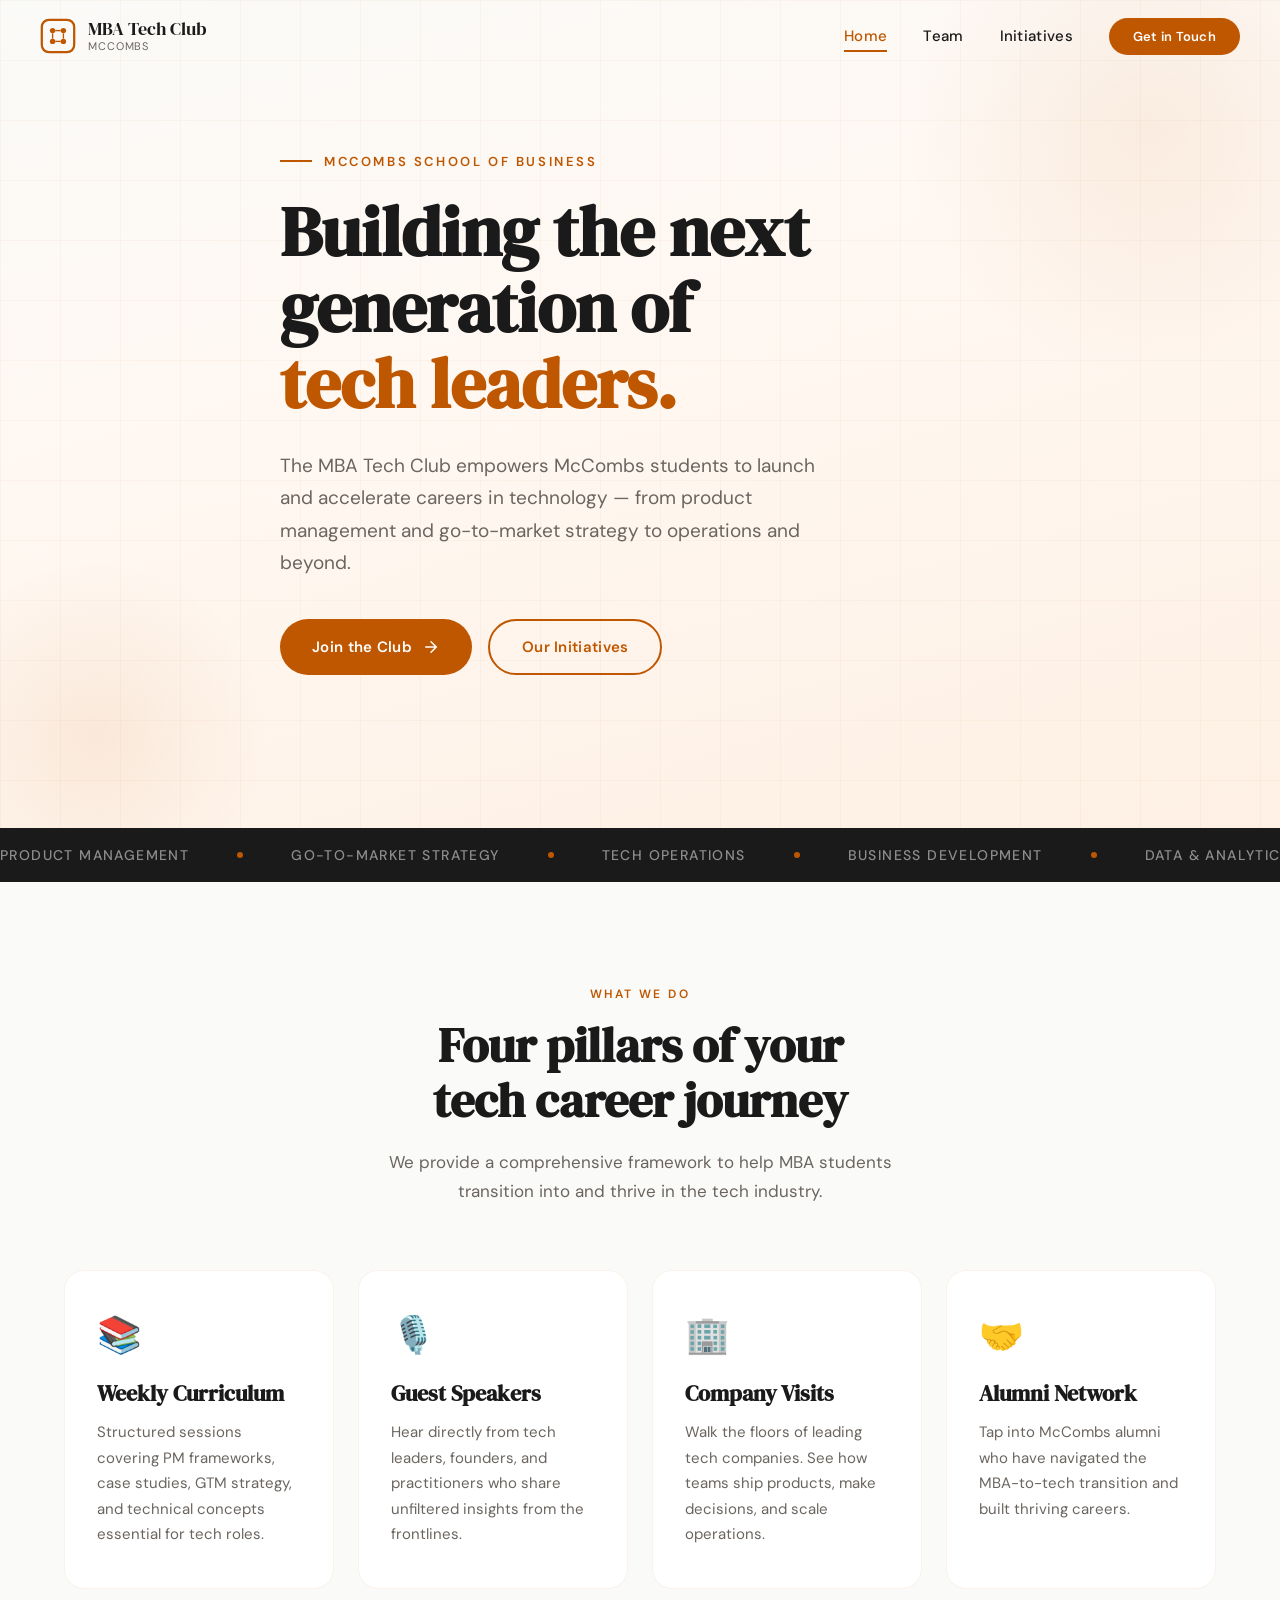
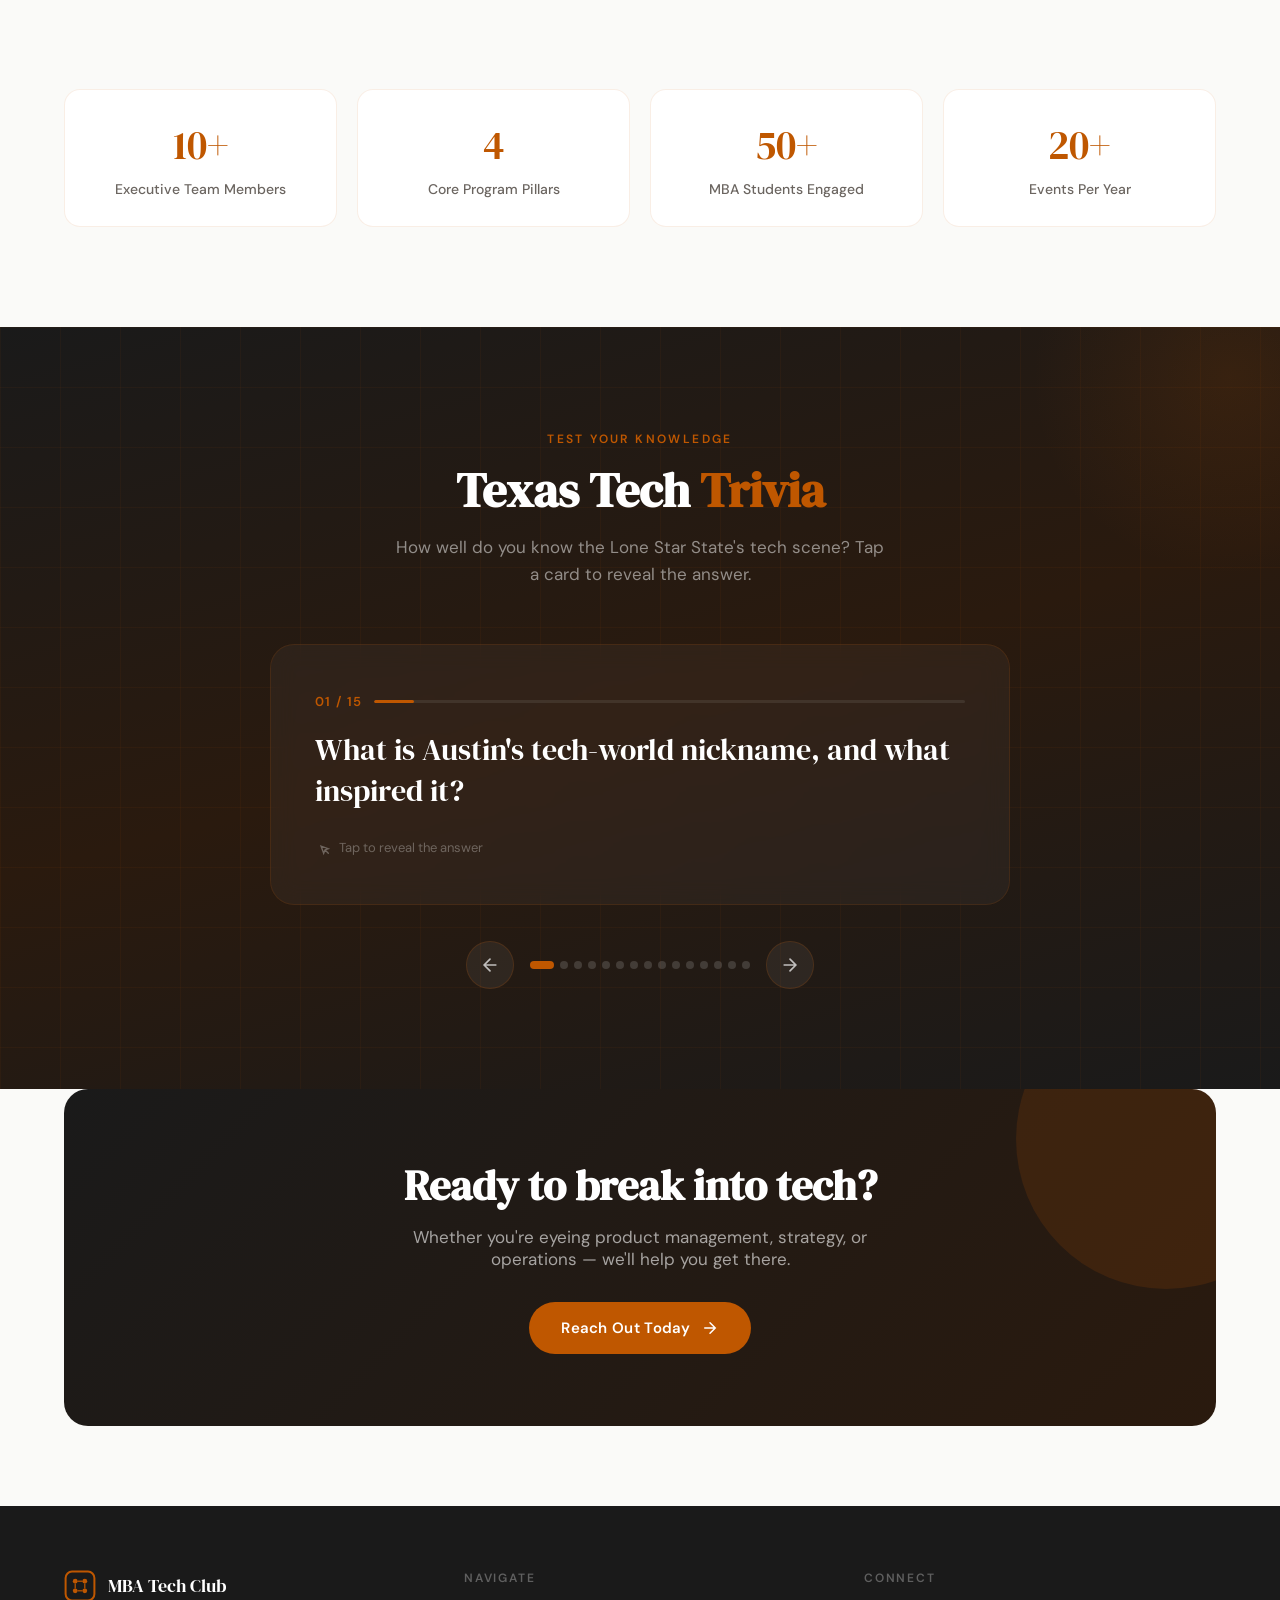
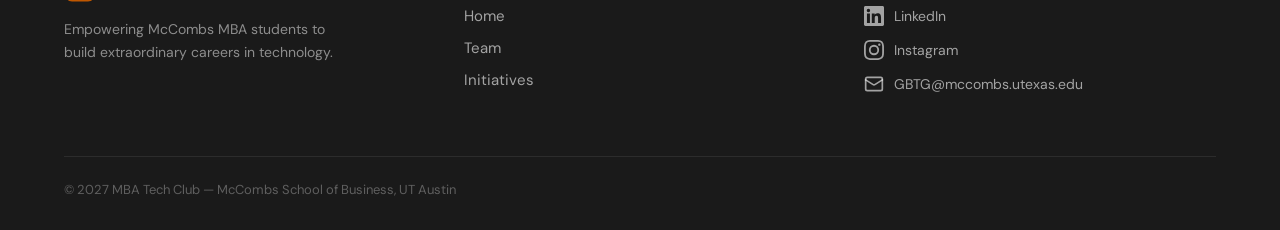
<file: index.html>
<!DOCTYPE html>
<html lang="en">
<head>
<meta charset="UTF-8">
<meta name="viewport" content="width=device-width, initial-scale=1.0">
<title>MBA Tech Club — McCombs School of Business</title>
<link rel="preconnect" href="https://fonts.googleapis.com">
<link href="https://fonts.googleapis.com/css2?family=DM+Serif+Display&family=DM+Sans:ital,wght@0,300;0,400;0,500;0,600;0,700;1,400&display=swap" rel="stylesheet">
<link rel="stylesheet" href="site.css">

</head>
<body>

<nav id="main-nav"><div class="nav-inner">
  <a class="nav-brand" href="javascript:void(0)" onclick="showPage('home')">
    <svg width="36" height="36" viewBox="0 0 40 40" fill="none"><rect x="2" y="2" width="36" height="36" rx="8" stroke="#BF5700" stroke-width="2.5"/><circle cx="14" cy="14" r="3" fill="#BF5700"/><circle cx="26" cy="14" r="3" fill="#BF5700"/><circle cx="14" cy="26" r="3" fill="#BF5700"/><circle cx="26" cy="26" r="3" fill="#BF5700"/><line x1="17" y1="14" x2="23" y2="14" stroke="#BF5700" stroke-width="1.5"/><line x1="14" y1="17" x2="14" y2="23" stroke="#BF5700" stroke-width="1.5"/><line x1="26" y1="17" x2="26" y2="23" stroke="#BF5700" stroke-width="1.5"/><line x1="17" y1="26" x2="23" y2="26" stroke="#BF5700" stroke-width="1.5"/></svg>
    <div><div class="nav-brand-title">MBA Tech Club</div><div class="nav-brand-sub">McCombs</div></div>
  </a>
  <div class="nav-links">
    <span class="nav-link active" data-page="home" onclick="showPage('home')">Home</span>
    <span class="nav-link" data-page="team" onclick="showPage('team')">Team</span>
    <span class="nav-link" data-page="initiatives" onclick="showPage('initiatives')">Initiatives</span>
    <a href="mailto:GBTG@mccombs.utexas.edu" class="cta cta-sm">Get in Touch</a>
  </div>
</div></nav>

<div id="page-home" class="page active">
  <section class="hero"><div class="hero-grid"></div><div class="hero-accent hero-accent-1"></div><div class="hero-accent hero-accent-2"></div>
    <div class="container"><div style="max-width:720px;position:relative;z-index:2">
      <div class="fade-in" style="font-size:13px;font-weight:600;letter-spacing:0.2em;text-transform:uppercase;color:var(--orange);margin-bottom:24px;display:flex;align-items:center;gap:12px"><span style="width:32px;height:2px;background:var(--orange);display:inline-block"></span>McCombs School of Business</div>
      <h1 class="fade-in d1">Building the next generation of<span>tech leaders.</span></h1>
      <p class="fade-in d2">The MBA Tech Club empowers McCombs students to launch and accelerate careers in technology — from product management and go-to-market strategy to operations and beyond.</p>
      <div class="fade-in d3" style="display:flex;gap:16px;flex-wrap:wrap">
        <a href="mailto:GBTG@mccombs.utexas.edu" class="cta">Join the Club <svg width="18" height="18" viewBox="0 0 24 24" fill="none" stroke="currentColor" stroke-width="2" stroke-linecap="round"><path d="M5 12h14M12 5l7 7-7 7"/></svg></a>
        <a href="javascript:void(0)" class="cta cta-outline" onclick="showPage('initiatives')">Our Initiatives</a>
      </div>
    </div></div>
  </section>
  <div class="marquee-bar"><div class="marquee-track"><span class="marquee-item">Product Management <span class="marquee-dot"></span></span><span class="marquee-item">Go-to-Market Strategy <span class="marquee-dot"></span></span><span class="marquee-item">Tech Operations <span class="marquee-dot"></span></span><span class="marquee-item">Business Development <span class="marquee-dot"></span></span><span class="marquee-item">Data &amp; Analytics <span class="marquee-dot"></span></span><span class="marquee-item">Product Management <span class="marquee-dot"></span></span><span class="marquee-item">Go-to-Market Strategy <span class="marquee-dot"></span></span><span class="marquee-item">Tech Operations <span class="marquee-dot"></span></span><span class="marquee-item">Business Development <span class="marquee-dot"></span></span><span class="marquee-item">Data &amp; Analytics <span class="marquee-dot"></span></span><span class="marquee-item">Product Management <span class="marquee-dot"></span></span><span class="marquee-item">Go-to-Market Strategy <span class="marquee-dot"></span></span><span class="marquee-item">Tech Operations <span class="marquee-dot"></span></span><span class="marquee-item">Business Development <span class="marquee-dot"></span></span><span class="marquee-item">Data &amp; Analytics <span class="marquee-dot"></span></span></div></div>
  <section style="padding:100px 24px"><div class="container" style="text-align:center;margin-bottom:64px"><div class="section-label">What We Do</div><h2 class="section-heading" style="margin:0 auto 20px">Four pillars of your<br>tech career journey</h2><p class="section-subtext" style="margin:0 auto">We provide a comprehensive framework to help MBA students transition into and thrive in the tech industry.</p></div>
    <div class="container grid-4">
      <div class="pillar-card fade-in"><div class="icon">&#128218;</div><h3>Weekly Curriculum</h3><p>Structured sessions covering PM frameworks, case studies, GTM strategy, and technical concepts essential for tech roles.</p></div>
      <div class="pillar-card fade-in d1"><div class="icon">&#127897;&#65039;</div><h3>Guest Speakers</h3><p>Hear directly from tech leaders, founders, and practitioners who share unfiltered insights from the frontlines.</p></div>
      <div class="pillar-card fade-in d2"><div class="icon">&#127970;</div><h3>Company Visits</h3><p>Walk the floors of leading tech companies. See how teams ship products, make decisions, and scale operations.</p></div>
      <div class="pillar-card fade-in d3"><div class="icon">&#129309;</div><h3>Alumni Network</h3><p>Tap into McCombs alumni who have navigated the MBA-to-tech transition and built thriving careers.</p></div>
    </div>
  </section>
  <section style="padding:0 24px 100px"><div class="container" style="display:grid;grid-template-columns:repeat(auto-fit,minmax(200px,1fr));gap:20px">
    <div class="stat-card fade-in"><div class="stat-num">10+</div><div class="stat-label">Executive Team Members</div></div>
    <div class="stat-card fade-in d1"><div class="stat-num">4</div><div class="stat-label">Core Program Pillars</div></div>
    <div class="stat-card fade-in d2"><div class="stat-num">50+</div><div class="stat-label">MBA Students Engaged</div></div>
    <div class="stat-card fade-in d3"><div class="stat-num">20+</div><div class="stat-label">Events Per Year</div></div>
  </div></section>
  <section class="trivia-section">
    <div class="trivia-glow" style="top:-150px;right:-150px;width:400px;height:400px;background:radial-gradient(circle,rgba(191,87,0,0.12) 0%,transparent 70%)"></div>
    <div class="container" style="position:relative;z-index:2">
      <div style="text-align:center;margin-bottom:56px"><div class="section-label">Test Your Knowledge</div><h2 style="font-family:'DM Serif Display',serif;font-size:clamp(32px,4vw,48px);color:#fff;line-height:1.15;margin-bottom:16px">Texas Tech <span style="color:var(--orange)">Trivia</span></h2><p style="font-size:17px;color:rgba(255,255,255,0.5);max-width:500px;margin:0 auto;line-height:1.6">How well do you know the Lone Star State's tech scene? Tap a card to reveal the answer.</p></div>
      <div class="trivia-card" id="trivia-card" onclick="flipTrivia()">
        <div style="font-size:13px;font-weight:600;color:var(--orange);letter-spacing:0.1em;margin-bottom:20px;display:flex;align-items:center;gap:12px"><span id="trivia-num">01 / 15</span><div style="flex:1;height:3px;background:rgba(255,255,255,0.08);border-radius:3px;overflow:hidden"><div id="trivia-fill" style="height:100%;background:var(--orange);border-radius:3px;transition:width 0.5s;width:6.67%"></div></div></div>
        <div class="trivia-q" id="trivia-q"><div id="trivia-q-text" style="font-family:'DM Serif Display',serif;font-size:clamp(22px,3vw,30px);color:#fff;line-height:1.35;margin-bottom:28px"></div><div style="font-size:13px;color:rgba(255,255,255,0.3);display:flex;align-items:center;gap:8px"><svg width="16" height="16" viewBox="0 0 24 24" fill="none" stroke="currentColor" stroke-width="2" stroke-linecap="round"><path d="M15 15l-2 5L9 9l11 4-5 2zm0 0l5 5"/></svg> Tap to reveal the answer</div></div>
        <div class="trivia-a" id="trivia-a"><div style="font-size:12px;font-weight:600;letter-spacing:0.15em;text-transform:uppercase;color:var(--orange);margin-bottom:12px">Answer</div><div id="trivia-a-text" style="font-size:18px;color:rgba(255,255,255,0.85);line-height:1.65"></div></div>
      </div>
      <div style="display:flex;justify-content:center;align-items:center;gap:16px;margin-top:36px">
        <button class="trivia-btn" onclick="event.stopPropagation();prevTrivia()"><svg width="20" height="20" viewBox="0 0 24 24" fill="none" stroke="currentColor" stroke-width="2" stroke-linecap="round"><path d="M19 12H5M12 19l-7-7 7-7"/></svg></button>
        <div class="trivia-dots" id="trivia-dots"></div>
        <button class="trivia-btn" onclick="event.stopPropagation();nextTrivia()"><svg width="20" height="20" viewBox="0 0 24 24" fill="none" stroke="currentColor" stroke-width="2" stroke-linecap="round"><path d="M5 12h14M12 5l7 7-7 7"/></svg></button>
      </div>
    </div>
  </section>
  <section class="cta-banner"><div class="glow"></div><h2>Ready to break into tech?</h2><p>Whether you're eyeing product management, strategy, or operations — we'll help you get there.</p><a href="mailto:GBTG@mccombs.utexas.edu" class="cta" style="position:relative;z-index:2">Reach Out Today <svg width="18" height="18" viewBox="0 0 24 24" fill="none" stroke="currentColor" stroke-width="2" stroke-linecap="round"><path d="M5 12h14M12 5l7 7-7 7"/></svg></a></section>
</div>

<div id="page-team" class="page">
  <section class="page-hero"><div class="hero-grid"></div><div class="container" style="position:relative;z-index:2"><div class="section-label fade-in">Our People</div><h1 class="section-heading fade-in d1" style="font-size:clamp(36px,5vw,56px);margin-bottom:16px">Executive Team <span style="color:var(--orange)">2027</span></h1><p class="section-subtext fade-in d2">A dedicated group of MBA students driving the tech club's mission forward — curating experiences, building community, and opening doors to careers in technology.</p></div></section>
  <section style="padding:80px 24px;max-width:1000px;margin:0 auto">
    <div class="team-leadership">
      <div class="team-card fade-in"><div class="team-avatar" style="width:140px;height:140px;"><img src="assets/team-01.png" alt="Hannah Broom" style="width:100%;height:100%;object-fit:cover;border-radius:50%;"></div><h3 style="font-family:'DM Serif Display',serif;font-size:20px;margin-bottom:6px">Hannah Broom</h3><div style="font-size:13px;font-weight:600;color:var(--orange);letter-spacing:0.05em;text-transform:uppercase">President</div></div>
      <div class="team-card fade-in d1"><div class="team-avatar" style="width:140px;height:140px;"><img src="assets/team-02.png" alt="Siljin Sebastian" style="width:100%;height:100%;object-fit:cover;border-radius:50%;"></div><h3 style="font-family:'DM Serif Display',serif;font-size:20px;margin-bottom:6px">Siljin Sebastian</h3><div style="font-size:13px;font-weight:600;color:var(--orange);letter-spacing:0.05em;text-transform:uppercase">Chief of Staff</div></div>
    </div>
    <div class="divider-line"></div>
    <div class="team-grid">
      <div class="team-card fade-in"><div class="team-avatar" style=""><img src="assets/team-03.png" alt="Chisara Duru" style="width:100%;height:100%;object-fit:cover;border-radius:50%;"></div><h3 style="font-family:'DM Serif Display',serif;font-size:18px;margin-bottom:6px">Chisara Duru</h3><div style="font-size:12px;font-weight:600;color:var(--orange);letter-spacing:0.05em;text-transform:uppercase">Co-VP of Academics</div></div>
      <div class="team-card fade-in d1"><div class="team-avatar" style=""><img src="assets/team-04.png" alt="Rahul Paul" style="width:100%;height:100%;object-fit:cover;border-radius:50%;"></div><h3 style="font-family:'DM Serif Display',serif;font-size:18px;margin-bottom:6px">Rahul Paul</h3><div style="font-size:12px;font-weight:600;color:var(--orange);letter-spacing:0.05em;text-transform:uppercase">Co-VP of Academics</div></div>
      <div class="team-card fade-in d2"><div class="team-avatar" style=""><img src="assets/team-05.png" alt="Thomas Psyhogeos" style="width:100%;height:100%;object-fit:cover;border-radius:50%;"></div><h3 style="font-family:'DM Serif Display',serif;font-size:18px;margin-bottom:6px">Thomas Psyhogeos</h3><div style="font-size:12px;font-weight:600;color:var(--orange);letter-spacing:0.05em;text-transform:uppercase">VP of Finance &amp; Logistics</div></div>
      <div class="team-card fade-in d3"><div class="team-avatar" style=""><img src="assets/team-06.png" alt="Surya Srikanth" style="width:100%;height:100%;object-fit:cover;border-radius:50%;"></div><h3 style="font-family:'DM Serif Display',serif;font-size:18px;margin-bottom:6px">Surya Srikanth</h3><div style="font-size:12px;font-weight:600;color:var(--orange);letter-spacing:0.05em;text-transform:uppercase">VP of Internal Events</div></div>
      <div class="team-card fade-in d4"><div class="team-avatar" style=""><img src="assets/team-07.png" alt="Phillip Williams" style="width:100%;height:100%;object-fit:cover;border-radius:50%;"></div><h3 style="font-family:'DM Serif Display',serif;font-size:18px;margin-bottom:6px">Phillip Williams</h3><div style="font-size:12px;font-weight:600;color:var(--orange);letter-spacing:0.05em;text-transform:uppercase">VP of External Events</div></div>
      <div class="team-card fade-in d5"><div class="team-avatar" style=""><img src="assets/team-08.png" alt="Zhenya Gololobova" style="width:100%;height:100%;object-fit:cover;border-radius:50%;"></div><h3 style="font-family:'DM Serif Display',serif;font-size:18px;margin-bottom:6px">Zhenya Gololobova</h3><div style="font-size:12px;font-weight:600;color:var(--orange);letter-spacing:0.05em;text-transform:uppercase">VP of Social Media</div></div>
      <div class="team-card fade-in d6"><div class="team-avatar" style=""><img src="assets/team-09.png" alt="Nicolas Martinez Osso" style="width:100%;height:100%;object-fit:cover;border-radius:50%;"></div><h3 style="font-family:'DM Serif Display',serif;font-size:18px;margin-bottom:6px">Nicolas Martinez Osso</h3><div style="font-size:12px;font-weight:600;color:var(--orange);letter-spacing:0.05em;text-transform:uppercase">VP of Communications</div></div>
      <div class="team-card fade-in d7"><div class="team-avatar" style=""><img src="assets/team-10.png" alt="Karan Prasad Krishna" style="width:100%;height:100%;object-fit:cover;border-radius:50%;"></div><h3 style="font-family:'DM Serif Display',serif;font-size:18px;margin-bottom:6px">Karan Prasad Krishna</h3><div style="font-size:12px;font-weight:600;color:var(--orange);letter-spacing:0.05em;text-transform:uppercase">VP of Alumni &amp; Conference</div></div>
    </div>
  </section>
</div>

<div id="page-initiatives" class="page">
  <section class="page-hero"><div class="hero-grid"></div><div class="container" style="position:relative;z-index:2"><div class="section-label fade-in">Our Work</div><h1 class="section-heading fade-in d1" style="font-size:clamp(36px,5vw,56px);margin-bottom:16px">Initiatives &amp; <span style="color:var(--orange)">Events</span></h1><p class="section-subtext fade-in d2">A living archive of the experiences, sessions, and events that shape our community each year.</p></div></section>
  <section style="padding:80px 24px;max-width:1100px;margin:0 auto"><div class="section-label">Recurring Programs</div><h2 class="section-heading" style="font-size:36px;margin-bottom:48px">Core programming</h2>
    <div class="grid-4-wide">
      <div class="initiative-card fade-in"><div class="initiative-card-header"><span class="icon">&#128218;</span><span class="tag">Recurring</span></div><h3>Weekly Curriculum Sessions</h3><p>Deep-dive workshops on PM frameworks, GTM strategy, tech operations, and more — led by peers and industry practitioners.</p></div>
      <div class="initiative-card fade-in d1"><div class="initiative-card-header"><span class="icon">&#127897;&#65039;</span><span class="tag">Recurring</span></div><h3>Guest Speaker Series</h3><p>Candid conversations with tech leaders from Austin's ecosystem and beyond, covering career paths, industry trends, and real-world lessons.</p></div>
      <div class="initiative-card fade-in d2"><div class="initiative-card-header"><span class="icon">&#127970;</span><span class="tag">Recurring</span></div><h3>Company Visits</h3><p>On-site visits to leading tech companies to see how product, engineering, and go-to-market teams operate at scale.</p></div>
      <div class="initiative-card fade-in d3"><div class="initiative-card-header"><span class="icon">&#129309;</span><span class="tag">Recurring</span></div><h3>Alumni Chats</h3><p>Informal sessions connecting current students with McCombs alumni who have built successful careers in tech.</p></div>
    </div>
  </section>
  <section style="padding:0 24px 100px;max-width:1100px;margin:0 auto"><div class="section-label">Archive</div><h2 class="section-heading" style="font-size:36px;margin-bottom:48px">Past events</h2>
    <div style="display:grid;grid-template-columns:repeat(auto-fit,minmax(340px,1fr));gap:28px">
      <div class="event-card fade-in" style="background:#fff;border:1px solid rgba(191,87,0,0.08);border-radius:20px;overflow:hidden;transition:all 0.4s ease">
        <div style="position:relative;overflow:hidden;height:220px">
          <img src="assets/event-01.jpg" alt="GTM Careers Overview with Cursor at McCombs" style="width:100%;height:100%;object-fit:cover;object-position:center top;transition:transform 0.5s ease">
          <div style="position:absolute;top:12px;left:12px;display:flex;gap:8px">
            <span style="background:rgba(0,0,0,0.6);backdrop-filter:blur(8px);color:#fff;font-size:11px;font-weight:600;padding:5px 12px;border-radius:100px;letter-spacing:0.04em">Guest Speaker</span>
          </div>
        </div>
        <div style="padding:28px 24px">
          <div style="font-size:12px;font-weight:600;color:var(--orange);letter-spacing:0.08em;text-transform:uppercase;margin-bottom:8px">Guest Speaker &middot; Spring 2025</div>
          <h3 style="font-family:'DM Serif Display',serif;font-size:20px;color:var(--dark);margin-bottom:10px;line-height:1.3">GTM Careers Overview with Cursor</h3>
          <p style="font-size:14px;color:var(--mid-gray);line-height:1.65;margin-bottom:16px">A speaker from Cursor walked students through go-to-market roles in tech — from Account Executives and Field Engineers to Forward Deployed Engineers and AI Deployment Managers — breaking down how GTM teams operate at high-growth AI companies.</p>
          <div style="display:flex;gap:8px;flex-wrap:wrap">
            <span style="font-size:11px;font-weight:500;color:var(--mid-gray);background:var(--warm-gray);padding:4px 10px;border-radius:6px">Cursor</span>
            <span style="font-size:11px;font-weight:500;color:var(--mid-gray);background:var(--warm-gray);padding:4px 10px;border-radius:6px">Go-to-Market</span>
            <span style="font-size:11px;font-weight:500;color:var(--mid-gray);background:var(--warm-gray);padding:4px 10px;border-radius:6px">Careers</span>
          </div>
        </div>
      </div>
      <div class="event-card fade-in d1" style="background:#fff;border:1px solid rgba(191,87,0,0.08);border-radius:20px;overflow:hidden;transition:all 0.4s ease">
        <div style="position:relative;overflow:hidden;height:220px">
          <img src="assets/event-02.jpg" alt="Vibe Coding Session at McCombs" style="width:100%;height:100%;object-fit:cover;transition:transform 0.5s ease">
          <div style="position:absolute;top:12px;left:12px;display:flex;gap:8px">
            <span style="background:rgba(0,0,0,0.6);backdrop-filter:blur(8px);color:#fff;font-size:11px;font-weight:600;padding:5px 12px;border-radius:100px;letter-spacing:0.04em">37 Attendees</span>
          </div>
        </div>
        <div style="padding:28px 24px">
          <div style="font-size:12px;font-weight:600;color:var(--orange);letter-spacing:0.08em;text-transform:uppercase;margin-bottom:8px">Workshop &middot; Spring 2025</div>
          <h3 style="font-family:'DM Serif Display',serif;font-size:20px;color:var(--dark);margin-bottom:10px;line-height:1.3">Vibe Coding Session</h3>
          <p style="font-size:14px;color:var(--mid-gray);line-height:1.65;margin-bottom:16px">A hands-on session where MBA students got comfortable using AI tools to actually build things. Whether zero coding experience or already dabbling, everyone walked away more confident using AI for internships and full-time roles.</p>
          <div style="display:flex;gap:8px;flex-wrap:wrap">
            <span style="font-size:11px;font-weight:500;color:var(--mid-gray);background:var(--warm-gray);padding:4px 10px;border-radius:6px">AI Tools</span>
            <span style="font-size:11px;font-weight:500;color:var(--mid-gray);background:var(--warm-gray);padding:4px 10px;border-radius:6px">Vibe Coding</span>
            <span style="font-size:11px;font-weight:500;color:var(--mid-gray);background:var(--warm-gray);padding:4px 10px;border-radius:6px">Hands-on</span>
          </div>
        </div>
      </div>
    </div>
    <div style="margin-top:36px;text-align:center">
      <a href="https://www.instagram.com/mbatechclub/" target="_blank" rel="noopener noreferrer" class="cta cta-outline" style="padding:12px 28px;font-size:14px">See More on Instagram <svg width="18" height="18" viewBox="0 0 24 24" fill="none" stroke="currentColor" stroke-width="2" stroke-linecap="round"><path d="M5 12h14M12 5l7 7-7 7"/></svg></a>
    </div>
  </section>
</div>

<footer><div class="container">
  <div class="footer-grid">
    <div><div class="footer-brand"><svg width="32" height="32" viewBox="0 0 40 40" fill="none"><rect x="2" y="2" width="36" height="36" rx="8" stroke="#BF5700" stroke-width="2.5"/><circle cx="14" cy="14" r="3" fill="#BF5700"/><circle cx="26" cy="14" r="3" fill="#BF5700"/><circle cx="14" cy="26" r="3" fill="#BF5700"/><circle cx="26" cy="26" r="3" fill="#BF5700"/><line x1="17" y1="14" x2="23" y2="14" stroke="#BF5700" stroke-width="1.5"/><line x1="14" y1="17" x2="14" y2="23" stroke="#BF5700" stroke-width="1.5"/><line x1="26" y1="17" x2="26" y2="23" stroke="#BF5700" stroke-width="1.5"/><line x1="17" y1="26" x2="23" y2="26" stroke="#BF5700" stroke-width="1.5"/></svg><span class="footer-brand-name">MBA Tech Club</span></div><p class="footer-desc">Empowering McCombs MBA students to build extraordinary careers in technology.</p></div>
    <div><div class="footer-heading">Navigate</div><a class="footer-link" href="javascript:void(0)" onclick="showPage('home')">Home</a><a class="footer-link" href="javascript:void(0)" onclick="showPage('team')">Team</a><a class="footer-link" href="javascript:void(0)" onclick="showPage('initiatives')">Initiatives</a></div>
    <div><div class="footer-heading">Connect</div>
      <a class="footer-social" href="https://www.linkedin.com/company/mccombs-mba-tech-club/posts/" target="_blank" rel="noopener noreferrer"><svg viewBox="0 0 24 24" fill="currentColor"><path d="M20.447 20.452h-3.554v-5.569c0-1.328-.027-3.037-1.852-3.037-1.853 0-2.136 1.445-2.136 2.939v5.667H9.351V9h3.414v1.561h.046c.477-.9 1.637-1.85 3.37-1.85 3.601 0 4.267 2.37 4.267 5.455v6.286zM5.337 7.433a2.062 2.062 0 01-2.063-2.065 2.064 2.064 0 112.063 2.065zm1.782 13.019H3.555V9h3.564v11.452zM22.225 0H1.771C.792 0 0 .774 0 1.729v20.542C0 23.227.792 24 1.771 24h20.451C23.2 24 24 23.227 24 22.271V1.729C24 .774 23.2 0 22.222 0h.003z"/></svg> LinkedIn</a>
      <a class="footer-social" href="https://www.instagram.com/mbatechclub/" target="_blank" rel="noopener noreferrer"><svg viewBox="0 0 24 24" fill="currentColor"><path d="M12 2.163c3.204 0 3.584.012 4.85.07 3.252.148 4.771 1.691 4.919 4.919.058 1.265.069 1.645.069 4.849 0 3.205-.012 3.584-.069 4.849-.149 3.225-1.664 4.771-4.919 4.919-1.266.058-1.644.07-4.85.07-3.204 0-3.584-.012-4.849-.07-3.26-.149-4.771-1.699-4.919-4.92-.058-1.265-.07-1.644-.07-4.849 0-3.204.013-3.583.07-4.849.149-3.227 1.664-4.771 4.919-4.919 1.266-.057 1.645-.069 4.849-.069zM12 0C8.741 0 8.333.014 7.053.072 2.695.272.273 2.69.073 7.052.014 8.333 0 8.741 0 12c0 3.259.014 3.668.072 4.948.2 4.358 2.618 6.78 6.98 6.98C8.333 23.986 8.741 24 12 24c3.259 0 3.668-.014 4.948-.072 4.354-.2 6.782-2.618 6.979-6.98.059-1.28.073-1.689.073-4.948 0-3.259-.014-3.667-.072-4.947-.196-4.354-2.617-6.78-6.979-6.98C15.668.014 15.259 0 12 0zm0 5.838a6.162 6.162 0 100 12.324 6.162 6.162 0 000-12.324zM12 16a4 4 0 110-8 4 4 0 010 8zm6.406-11.845a1.44 1.44 0 100 2.881 1.44 1.44 0 000-2.881z"/></svg> Instagram</a>
      <a class="footer-social" href="mailto:GBTG@mccombs.utexas.edu"><svg viewBox="0 0 24 24" fill="none" stroke="currentColor" stroke-width="2" stroke-linecap="round" stroke-linejoin="round"><rect x="2" y="4" width="20" height="16" rx="2"/><path d="m22 7-8.97 5.7a1.94 1.94 0 0 1-2.06 0L2 7"/></svg> GBTG@mccombs.utexas.edu</a>
    </div>
  </div>
  <div class="footer-bottom">&copy; 2027 MBA Tech Club — McCombs School of Business, UT Austin</div>
</div></footer>

<script src="site.js" defer></script>
</body>
</html>
</file>
<file: site.css>
:root { --orange: #BF5700; --orange-hover: #A64B00; --dark: #1a1a1a; --off-white: #FAFAF8; --warm-gray: #F0EDE8; --mid-gray: #6B6560; }
  * { margin: 0; padding: 0; box-sizing: border-box; }
  html { scroll-behavior: smooth; }
  body { font-family: 'DM Sans', sans-serif; background: var(--off-white); color: var(--dark); }
  a { text-decoration: none; color: inherit; }
  .fade-in { opacity: 0; transform: translateY(28px); animation: fadeUp 0.75s ease forwards; }
  .d1 { animation-delay: .1s } .d2 { animation-delay: .2s } .d3 { animation-delay: .3s } .d4 { animation-delay: .4s } .d5 { animation-delay: .5s } .d6 { animation-delay: .6s } .d7 { animation-delay: .7s }
  @keyframes fadeUp { to { opacity: 1; transform: translateY(0); } }
  @keyframes marquee { 0% { transform: translateX(0); } 100% { transform: translateX(-50%); } }
  @keyframes pulse-border { 0%, 100% { border-color: rgba(191,87,0,0.15); } 50% { border-color: rgba(191,87,0,0.4); } }
  .container { max-width: 1200px; margin: 0 auto; padding: 0 24px; }
  .section-label { font-size: 12px; font-weight: 600; letter-spacing: 0.2em; text-transform: uppercase; color: var(--orange); margin-bottom: 16px; display: inline-block; }
  .section-heading { font-family: 'DM Serif Display', serif; font-size: clamp(32px, 4vw, 48px); color: var(--dark); line-height: 1.15; margin-bottom: 20px; }
  .section-subtext { font-size: 17px; color: var(--mid-gray); line-height: 1.7; max-width: 580px; }
  .cta { display: inline-flex; align-items: center; gap: 10px; background: var(--orange); color: #fff; font-family: 'DM Sans', sans-serif; font-weight: 600; font-size: 15px; letter-spacing: 0.02em; padding: 16px 32px; border-radius: 100px; border: none; cursor: pointer; transition: all 0.35s ease; }
  .cta:hover { background: var(--orange-hover); transform: translateY(-2px); box-shadow: 0 8px 24px rgba(191,87,0,0.3); }
  .cta-outline { background: transparent; color: var(--orange); border: 2px solid var(--orange); }
  .cta-outline:hover { background: var(--orange); color: #fff; }
  .cta-sm { padding: 10px 24px; font-size: 13px; }
  .cta svg { width: 18px; height: 18px; }
  nav { position: fixed; top: 0; left: 0; right: 0; z-index: 100; transition: all 0.4s ease; padding: 0 24px; }
  nav.scrolled { background: rgba(250,250,248,0.92); backdrop-filter: blur(20px); border-bottom: 1px solid rgba(191,87,0,0.08); }
  .nav-inner { max-width: 1200px; margin: 0 auto; display: flex; align-items: center; justify-content: space-between; height: 72px; }
  .nav-brand { display: flex; align-items: center; gap: 12px; cursor: pointer; }
  .nav-brand-title { font-family: 'DM Serif Display', serif; font-size: 18px; color: var(--dark); line-height: 1.1; }
  .nav-brand-sub { font-size: 11px; color: var(--mid-gray); letter-spacing: 0.08em; text-transform: uppercase; }
  .nav-links { display: flex; gap: 36px; align-items: center; }
  .nav-link { position: relative; font-weight: 500; font-size: 15px; letter-spacing: 0.02em; padding: 4px 0; cursor: pointer; transition: color 0.3s; }
  .nav-link::after { content: ''; position: absolute; bottom: -2px; left: 0; width: 0; height: 2px; background: var(--orange); transition: width 0.35s ease; }
  .nav-link:hover, .nav-link.active { color: var(--orange); }
  .nav-link:hover::after, .nav-link.active::after { width: 100%; }
  .page { display: none; } .page.active { display: block; }
  .hero { position: relative; min-height: 92vh; display: flex; align-items: center; overflow: hidden; background: linear-gradient(165deg, var(--off-white) 0%, #FFF8F2 40%, #FEF0E4 100%); }
  .hero-grid { position: absolute; inset: 0; background-image: linear-gradient(rgba(191,87,0,0.04) 1px, transparent 1px), linear-gradient(90deg, rgba(191,87,0,0.04) 1px, transparent 1px); background-size: 60px 60px; }
  .hero-accent { position: absolute; border-radius: 50%; background: radial-gradient(circle, rgba(191,87,0,0.08) 0%, transparent 70%); }
  .hero-accent-1 { top: -120px; right: -120px; width: 500px; height: 500px; }
  .hero-accent-2 { bottom: -80px; left: -80px; width: 350px; height: 350px; }
  .hero h1 { font-family: 'DM Serif Display', serif; font-size: clamp(42px, 5.5vw, 72px); color: var(--dark); line-height: 1.08; margin-bottom: 28px; }
  .hero h1 span { color: var(--orange); display: block; }
  .hero p { font-size: 19px; color: var(--mid-gray); line-height: 1.7; max-width: 540px; margin-bottom: 40px; }
  .marquee-bar { overflow: hidden; background: var(--dark); padding: 18px 0; }
  .marquee-track { display: flex; animation: marquee 25s linear infinite; gap: 48px; align-items: center; width: max-content; }
  .marquee-item { font-size: 14px; font-weight: 500; color: rgba(255,255,255,0.5); white-space: nowrap; letter-spacing: 0.1em; text-transform: uppercase; display: flex; align-items: center; gap: 48px; }
  .marquee-dot { width: 6px; height: 6px; border-radius: 50%; background: var(--orange); display: inline-block; flex-shrink: 0; }
  .grid-4 { display: grid; grid-template-columns: repeat(auto-fit, minmax(260px, 1fr)); gap: 24px; }
  .grid-4-wide { display: grid; grid-template-columns: repeat(auto-fit, minmax(280px, 1fr)); gap: 24px; }
  .pillar-card { background: #fff; border: 1px solid rgba(191,87,0,0.08); border-radius: 20px; padding: 40px 32px; transition: all 0.4s ease; position: relative; overflow: hidden; }
  .pillar-card::before { content: ''; position: absolute; top: 0; left: 0; width: 4px; height: 0; background: var(--orange); transition: height 0.5s ease; }
  .pillar-card:hover { transform: translateY(-6px); box-shadow: 0 20px 60px rgba(191,87,0,0.08); }
  .pillar-card:hover::before { height: 100%; }
  .pillar-card .icon { font-size: 36px; margin-bottom: 20px; }
  .pillar-card h3 { font-family: 'DM Serif Display', serif; font-size: 22px; margin-bottom: 12px; }
  .pillar-card p { font-size: 15px; color: var(--mid-gray); line-height: 1.7; }
  .stat-card { background: #fff; border: 1px solid rgba(191,87,0,0.1); border-radius: 16px; padding: 28px 24px; text-align: center; transition: all 0.4s ease; }
  .stat-card:hover { transform: translateY(-4px); box-shadow: 0 16px 48px rgba(191,87,0,0.1); border-color: rgba(191,87,0,0.25); }
  .stat-num { font-family: 'DM Serif Display', serif; font-size: 40px; color: var(--orange); margin-bottom: 8px; }
  .stat-label { font-size: 14px; color: var(--mid-gray); font-weight: 500; }
  .initiative-card { background: #fff; border: 1px solid rgba(191,87,0,0.08); border-radius: 20px; padding: 36px 32px; transition: all 0.4s ease; }
  .event-card:hover { transform: translateY(-6px); box-shadow: 0 20px 60px rgba(191,87,0,0.08); }
  .event-card:hover img { transform: scale(1.05); }
  .initiative-card:hover { transform: translateY(-4px); box-shadow: 0 16px 48px rgba(191,87,0,0.08); }
  .initiative-card-header { display: flex; justify-content: space-between; align-items: flex-start; margin-bottom: 20px; }
  .initiative-card .icon { font-size: 32px; }
  .tag { font-size: 11px; font-weight: 600; color: var(--orange); background: rgba(191,87,0,0.08); padding: 4px 12px; border-radius: 100px; }
  .initiative-card h3 { font-family: 'DM Serif Display', serif; font-size: 20px; margin-bottom: 10px; }
  .initiative-card p { font-size: 15px; color: var(--mid-gray); line-height: 1.7; }
  .cta-banner { margin: 0 24px 80px; padding: 72px 48px; background: linear-gradient(135deg, var(--dark) 0%, #2a1a0e 100%); border-radius: 24px; text-align: center; position: relative; overflow: hidden; max-width: 1152px; margin-left: auto; margin-right: auto; }
  .cta-banner .glow { position: absolute; top: -100px; right: -100px; width: 300px; height: 300px; border-radius: 50%; background: rgba(191,87,0,0.15); }
  .cta-banner h2 { font-family: 'DM Serif Display', serif; font-size: clamp(28px, 3.5vw, 42px); color: #fff; margin-bottom: 16px; line-height: 1.15; position: relative; z-index: 2; }
  .cta-banner p { font-size: 17px; color: rgba(255,255,255,0.6); margin: 0 auto 32px; max-width: 480px; position: relative; z-index: 2; }
  .page-hero { padding: 160px 0 80px; position: relative; background: linear-gradient(165deg, var(--off-white) 0%, #FFF8F2 40%, #FEF0E4 100%); }
  .team-leadership { display: flex; justify-content: center; gap: 64px; margin-bottom: 72px; flex-wrap: wrap; }
  .team-card { text-align: center; transition: all 0.4s ease; }
  .team-card:hover { transform: translateY(-6px); }
  .team-avatar { width: 120px; height: 120px; border-radius: 50%; display: flex; align-items: center; justify-content: center; margin: 0 auto 20px; position: relative; transition: all 0.4s ease; box-shadow: 0 8px 32px rgba(191,87,0,0.15); overflow: hidden; }
  .team-avatar::after { content: ''; position: absolute; inset: -4px; border-radius: 50%; border: 2px solid rgba(191,87,0,0.2); transition: all 0.4s ease; pointer-events: none; }
  .team-card:hover .team-avatar { transform: scale(1.06); }
  .team-card:hover .team-avatar::after { border-color: var(--orange); inset: -8px; }
  .team-avatar img { width: 100%; height: 100%; object-fit: cover; border-radius: 50%; }
  .team-grid { display: grid; grid-template-columns: repeat(auto-fit, minmax(200px, 1fr)); gap: 48px; }
  .divider-line { width: 80px; height: 1px; background: rgba(191,87,0,0.2); margin: 0 auto 60px; }
  .placeholder-box { background: var(--warm-gray); border-radius: 24px; padding: 80px 40px; text-align: center; border: 2px dashed rgba(191,87,0,0.15); animation: pulse-border 3s ease-in-out infinite; }
  .placeholder-box .icon { font-size: 48px; margin-bottom: 20px; }
  .placeholder-box h3 { font-family: 'DM Serif Display', serif; font-size: 24px; margin-bottom: 12px; }
  .placeholder-box p { font-size: 16px; color: var(--mid-gray); max-width: 400px; margin: 0 auto 28px; line-height: 1.6; }
  .trivia-section { padding: 100px 24px; background: linear-gradient(165deg, #1a1a1a 0%, #2a1a0e 50%, #1a1a1a 100%); position: relative; overflow: hidden; }
  .trivia-section::before { content: ''; position: absolute; inset: 0; background-image: linear-gradient(rgba(191,87,0,0.06) 1px, transparent 1px), linear-gradient(90deg, rgba(191,87,0,0.06) 1px, transparent 1px); background-size: 60px 60px; }
  .trivia-glow { position: absolute; border-radius: 50%; }
  .trivia-card { background: rgba(255,255,255,0.04); border: 1px solid rgba(191,87,0,0.15); border-radius: 24px; padding: 48px 44px; backdrop-filter: blur(12px); transition: all 0.5s ease; cursor: pointer; min-height: 260px; max-width: 740px; margin: 0 auto; }
  .trivia-card:hover { border-color: rgba(191,87,0,0.35); }
  .trivia-card.flipped .trivia-q { display: none; }
  .trivia-card.flipped .trivia-a { display: block; }
  .trivia-a { display: none; }
  .trivia-btn { width: 48px; height: 48px; border-radius: 50%; background: rgba(255,255,255,0.06); border: 1px solid rgba(191,87,0,0.2); color: rgba(255,255,255,0.7); cursor: pointer; display: flex; align-items: center; justify-content: center; transition: all 0.3s ease; }
  .trivia-btn:hover { background: var(--orange); border-color: var(--orange); color: #fff; transform: scale(1.08); }
  .trivia-dots { display: flex; gap: 6px; align-items: center; }
  .trivia-dot { width: 8px; height: 8px; border-radius: 50%; background: rgba(255,255,255,0.15); transition: all 0.3s ease; cursor: pointer; }
  .trivia-dot.active { background: var(--orange); width: 24px; border-radius: 4px; }
  footer { background: var(--dark); color: #fff; padding: 64px 0 32px; }
  .footer-grid { display: grid; grid-template-columns: repeat(auto-fit, minmax(220px, 1fr)); gap: 48px; margin-bottom: 48px; }
  .footer-brand { display: flex; align-items: center; gap: 12px; margin-bottom: 16px; }
  .footer-brand-name { font-family: 'DM Serif Display', serif; font-size: 18px; }
  .footer-desc { font-size: 14px; color: rgba(255,255,255,0.5); line-height: 1.7; max-width: 280px; }
  .footer-heading { font-size: 12px; font-weight: 600; color: rgba(255,255,255,0.3); letter-spacing: 0.15em; text-transform: uppercase; margin-bottom: 20px; }
  .footer-link { display: block; font-size: 15px; color: rgba(255,255,255,0.6); margin-bottom: 12px; cursor: pointer; transition: color 0.3s; text-transform: capitalize; }
  .footer-link:hover { color: var(--orange); }
  .footer-social { display: flex; align-items: center; gap: 10px; color: rgba(255,255,255,0.6); font-size: 14px; margin-bottom: 14px; transition: color 0.3s; }
  .footer-social:hover { color: var(--orange); }
  .footer-social svg { width: 20px; height: 20px; flex-shrink: 0; }
  .footer-bottom { border-top: 1px solid rgba(255,255,255,0.08); padding-top: 24px; font-size: 13px; color: rgba(255,255,255,0.3); }
  @media (max-width: 768px) {
    .hero { min-height: auto; padding: 120px 0 60px; } .nav-links { gap: 20px; } .nav-link { font-size: 13px; } .cta-sm { padding: 8px 16px; font-size: 12px; }
    .team-leadership { gap: 36px; } .team-grid { grid-template-columns: repeat(auto-fit, minmax(160px, 1fr)); gap: 32px; }
    .cta-banner { margin: 0 16px 60px; padding: 48px 24px; } .hero-buttons { flex-direction: column; align-items: flex-start; }
    .trivia-card { padding: 32px 24px; } .trivia-section { padding: 64px 16px; }
  }
  @media (max-width: 480px) { .nav-links .nav-link { display: none; } .hero h1 { font-size: 36px; } }
</file>
